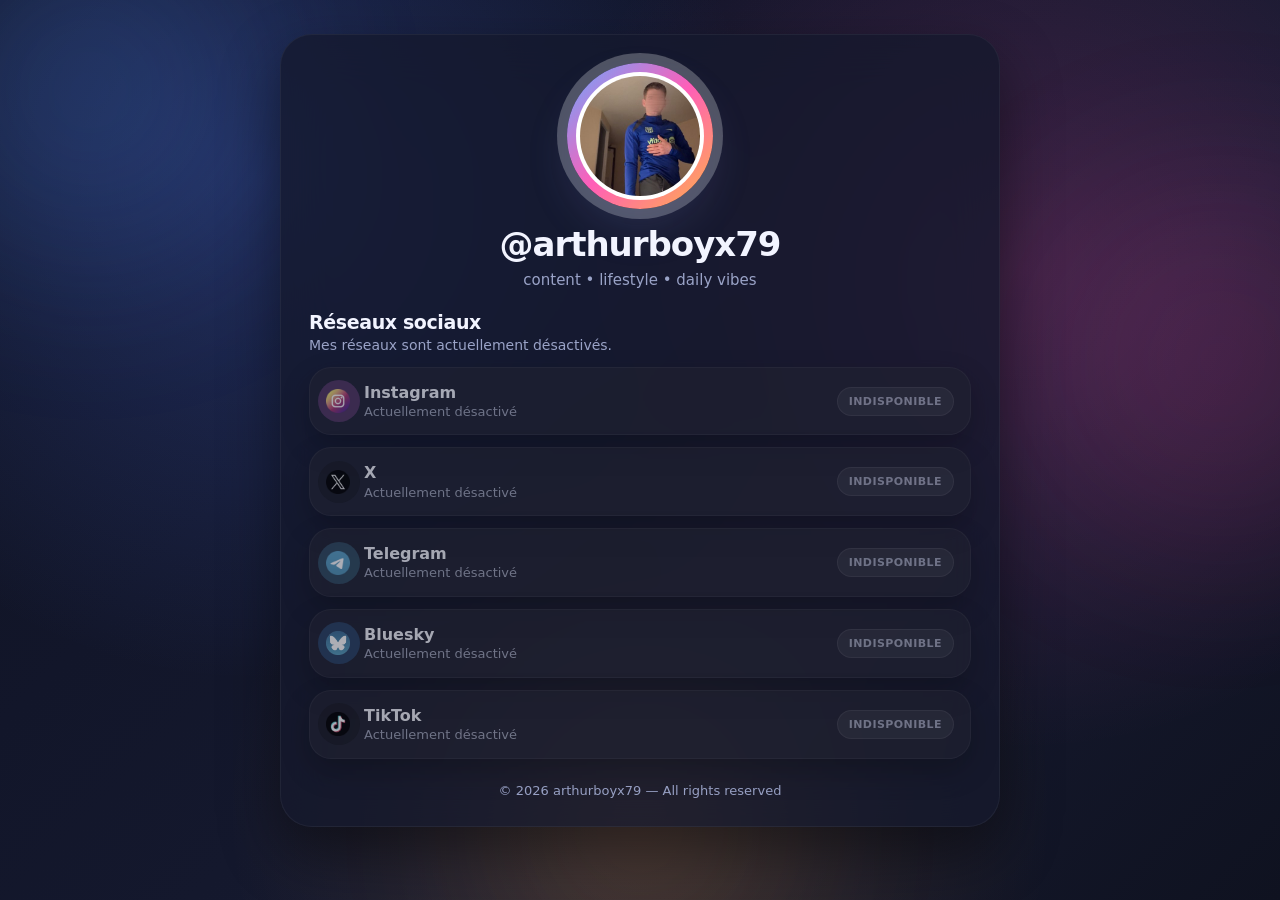
<file: index.html>
<!doctype html>
<html lang="fr">
<head>
  <meta charset="utf-8">
  <meta name="viewport" content="width=device-width, initial-scale=1">

  <title>arthurboyx79 — Réseaux sociaux</title>
  <meta
    name="description"
    content="Les réseaux sociaux de arthurboyx79 sont actuellement temporairement indisponibles."
  >

  <link rel="icon" href="img/profil.jpg">
  <link rel="stylesheet" href="styles.css">
  <style>
  /* Réseaux temporairement désactivés */

.disabled-link{
  cursor:not-allowed;
  opacity:0.65;
  filter:saturate(0.55);
}

.disabled-link::before{
  opacity:0.35;
}

.disabled-link:hover{
  transform:none;
  box-shadow:var(--shadow-md);
  border-color:rgba(255,255,255,0.06);
}

.disabled-link:hover::before{
  width:42px;
  height:42px;
}

.disabled-link:hover .link-icon{
  transform:none;
}

.disabled-status{
  flex-shrink:0;

  padding:7px 11px;

  border-radius:999px;

  background:rgba(255,255,255,0.07);
  border:1px solid rgba(255,255,255,0.08);

  color:var(--muted);

  font-size:11px;
  font-weight:700;
  text-transform:uppercase;
  letter-spacing:0.04em;
}

@media (max-width:480px){
  .disabled-status{
    font-size:9px;
    padding:6px 8px;
  }
}

</style>
</head>

<body>

  <!-- Fonds décoratifs -->
  <div class="bg bg-1"></div>
  <div class="bg bg-2"></div>
  <div class="bg bg-3"></div>

  <main class="page">

    <section class="profile-card">

      <!-- Profil -->
      <header class="hero">

        <div class="avatar-ring">
          <div class="avatar">
            <img
              src="img/profil.jpg"
              alt="Photo de profil de arthurboyx79"
            >
          </div>
        </div>

        <h1>@arthurboyx79</h1>

        <p class="tagline">
          content • lifestyle • daily vibes
        </p>

      </header>


      <!-- Message -->
      <section class="section">

        <div class="section-head">
          <h2>Réseaux sociaux</h2>
          <p>Mes réseaux sont actuellement désactivés.</p>
        </div>

        <div class="links">

          <!-- Instagram -->
          <div class="link-card disabled-link instagram">

            <span class="link-left">

              <img
                src="img/instagram.png"
                alt=""
                class="link-icon"
              >

              <span class="link-text">
                <strong>Instagram</strong>
                <small>Actuellement désactivé</small>
              </span>

            </span>

            <span class="disabled-status">
              Indisponible
            </span>

          </div>


          <!-- X -->
          <div class="link-card disabled-link xsocial">

            <span class="link-left">

              <img
                src="img/x.png"
                alt=""
                class="link-icon"
              >

              <span class="link-text">
                <strong>X</strong>
                <small>Actuellement désactivé</small>
              </span>

            </span>

            <span class="disabled-status">
              Indisponible
            </span>

          </div>


          <!-- Telegram -->
          <div class="link-card disabled-link telegram">

            <span class="link-left">

              <img
                src="img/telegram.png"
                alt=""
                class="link-icon"
              >

              <span class="link-text">
                <strong>Telegram</strong>
                <small>Actuellement désactivé</small>
              </span>

            </span>

            <span class="disabled-status">
              Indisponible
            </span>

          </div>


          <!-- Bluesky -->
          <div class="link-card disabled-link bluesky">

            <span class="link-left">

              <img
                src="img/bluesky.png"
                alt=""
                class="link-icon"
              >

              <span class="link-text">
                <strong>Bluesky</strong>
                <small>Actuellement désactivé</small>
              </span>

            </span>

            <span class="disabled-status">
              Indisponible
            </span>

          </div>


          <!-- TikTok -->
          <div class="link-card disabled-link xsocial">

            <span class="link-left">

              <img
                src="img/tiktok.png"
                alt=""
                class="link-icon"
              >

              <span class="link-text">
                <strong>TikTok</strong>
                <small>Actuellement désactivé</small>
              </span>

            </span>

            <span class="disabled-status">
              Indisponible
            </span>

          </div>

        </div>

      </section>


      <!-- Footer -->
      <footer class="footer">
        © <span id="year"></span> arthurboyx79 — All rights reserved
      </footer>

    </section>

  </main>


  <script>
    document.getElementById("year").textContent =
      new Date().getFullYear();
  </script>

</body>
</html>
</file>
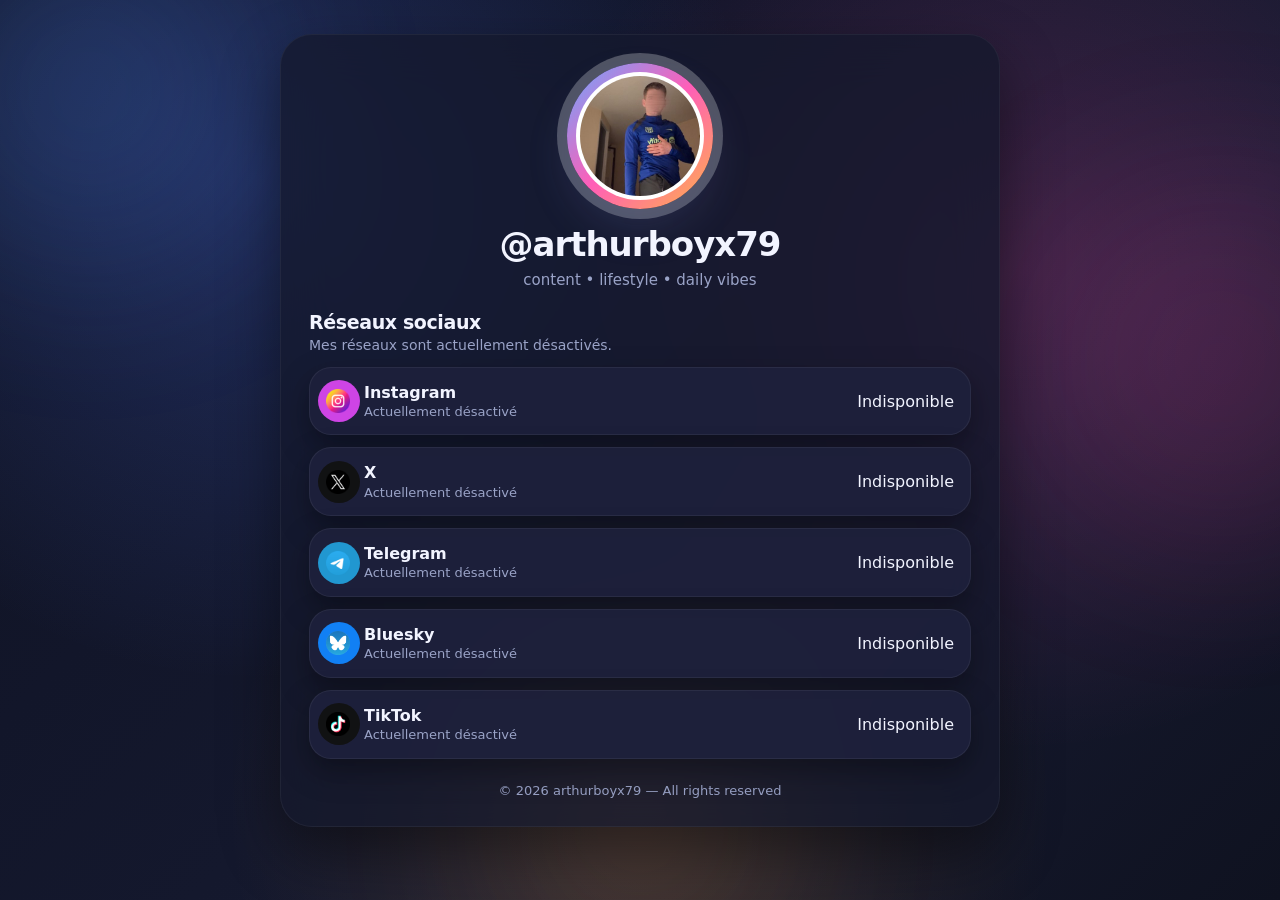
<file: indexoff.html>
<!doctype html>
<html lang="fr">
<head>
  <meta charset="utf-8">
  <meta name="viewport" content="width=device-width, initial-scale=1">

  <title>arthurboyx79 — Réseaux sociaux</title>
  <meta
    name="description"
    content="Les réseaux sociaux de arthurboyx79 sont actuellement temporairement indisponibles."
  >

  <link rel="icon" href="img/profil.jpg">
  <link rel="stylesheet" href="styles.css">
</head>

<body>

  <!-- Fonds décoratifs -->
  <div class="bg bg-1"></div>
  <div class="bg bg-2"></div>
  <div class="bg bg-3"></div>

  <main class="page">

    <section class="profile-card">

      <!-- Profil -->
      <header class="hero">

        <div class="avatar-ring">
          <div class="avatar">
            <img
              src="img/profil.jpg"
              alt="Photo de profil de arthurboyx79"
            >
          </div>
        </div>

        <h1>@arthurboyx79</h1>

        <p class="tagline">
          content • lifestyle • daily vibes
        </p>

      </header>


      <!-- Message -->
      <section class="section">

        <div class="section-head">
          <h2>Réseaux sociaux</h2>
          <p>Mes réseaux sont actuellement désactivés.</p>
        </div>

        <div class="links">

          <!-- Instagram -->
          <div class="link-card disabled-link instagram">

            <span class="link-left">

              <img
                src="img/instagram.png"
                alt=""
                class="link-icon"
              >

              <span class="link-text">
                <strong>Instagram</strong>
                <small>Actuellement désactivé</small>
              </span>

            </span>

            <span class="disabled-status">
              Indisponible
            </span>

          </div>


          <!-- X -->
          <div class="link-card disabled-link xsocial">

            <span class="link-left">

              <img
                src="img/x.png"
                alt=""
                class="link-icon"
              >

              <span class="link-text">
                <strong>X</strong>
                <small>Actuellement désactivé</small>
              </span>

            </span>

            <span class="disabled-status">
              Indisponible
            </span>

          </div>


          <!-- Telegram -->
          <div class="link-card disabled-link telegram">

            <span class="link-left">

              <img
                src="img/telegram.png"
                alt=""
                class="link-icon"
              >

              <span class="link-text">
                <strong>Telegram</strong>
                <small>Actuellement désactivé</small>
              </span>

            </span>

            <span class="disabled-status">
              Indisponible
            </span>

          </div>


          <!-- Bluesky -->
          <div class="link-card disabled-link bluesky">

            <span class="link-left">

              <img
                src="img/bluesky.png"
                alt=""
                class="link-icon"
              >

              <span class="link-text">
                <strong>Bluesky</strong>
                <small>Actuellement désactivé</small>
              </span>

            </span>

            <span class="disabled-status">
              Indisponible
            </span>

          </div>


          <!-- TikTok -->
          <div class="link-card disabled-link xsocial">

            <span class="link-left">

              <img
                src="img/tiktok.png"
                alt=""
                class="link-icon"
              >

              <span class="link-text">
                <strong>TikTok</strong>
                <small>Actuellement désactivé</small>
              </span>

            </span>

            <span class="disabled-status">
              Indisponible
            </span>

          </div>

        </div>

      </section>


      <!-- Footer -->
      <footer class="footer">
        © <span id="year"></span> arthurboyx79 — All rights reserved
      </footer>

    </section>

  </main>


  <script>
    document.getElementById("year").textContent =
      new Date().getFullYear();
  </script>

</body>
</html>
</file>
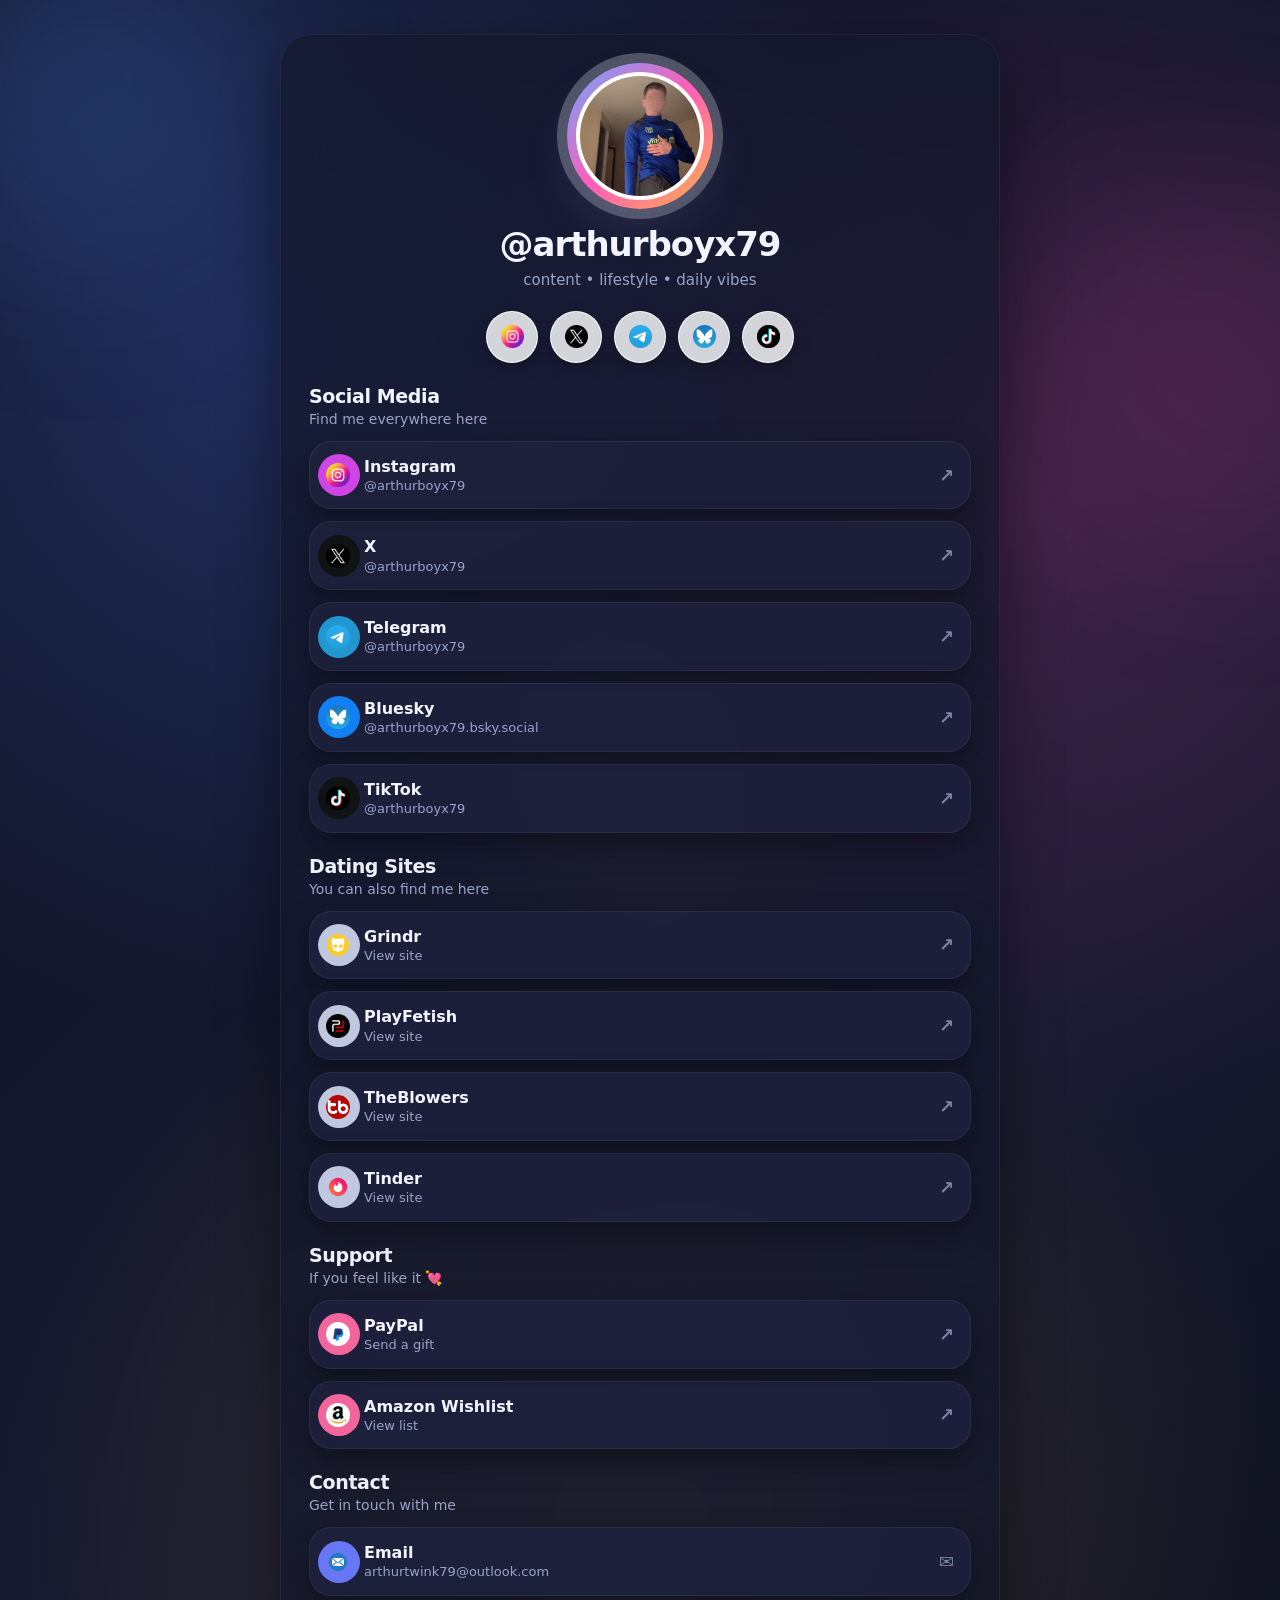
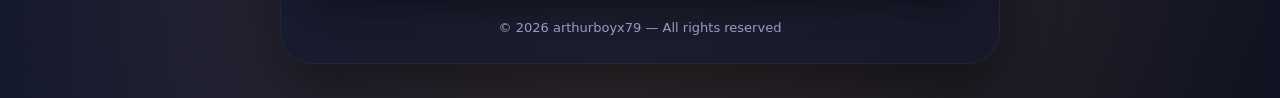
<file: indexon.html>
<!doctype html>
<html lang="en">
<head>
  <meta charset="utf-8" />
  <meta name="viewport" content="width=device-width, initial-scale=1" />

  <title>arthurboyx79 — My Links</title>
  <meta name="description" content="All official links of arthurboyx79: social media, contact and support.">

  <meta property="og:title" content="arthurboyx79 — My Links">
  <meta property="og:description" content="Find all my links in one place.">
  <meta property="og:image" content="img/profil.jpg">

  <link rel="icon" href="img/profil.jpg">
  <link rel="stylesheet" href="styles.css">
</head>
<body>
  <div class="bg bg-1"></div>
  <div class="bg bg-2"></div>
  <div class="bg bg-3"></div>

  <main class="page">
    <section class="profile-card">
      <header class="hero">
        <div class="avatar-ring">
          <div class="avatar">
            <img src="img/profil.jpg" alt="Profile picture of arthurboyx79">
          </div>
        </div>

        <h1>@arthurboyx79</h1>
        <p class="tagline">content • lifestyle • daily vibes</p>
      </header>

      <nav class="top-socials" aria-label="Main social media">
        <a href="https://www.instagram.com/arthurboyx79" target="_blank" rel="noopener noreferrer" class="mini-social instagram" aria-label="Instagram">
          <img src="img/instagram.png" alt="">
        </a>

        <a href="https://x.com/arthurboyx79" target="_blank" rel="noopener noreferrer" class="mini-social xsocial" aria-label="X">
          <img src="img/x.png" alt="">
        </a>

        <a href="https://t.me/arthurboyx79" target="_blank" rel="noopener noreferrer" class="mini-social telegram" aria-label="Telegram">
          <img src="img/telegram.png" alt="">
        </a>

        <a href="https://bsky.app/profile/arthurboyx79.bsky.social" target="_blank" rel="noopener noreferrer" class="mini-social bluesky" aria-label="Bluesky">
          <img src="img/bluesky.png" alt="">
        </a>
        <a href="https://www.tiktok.com/@arthurboyx79" target="_blank" rel="noopener noreferrer" class="mini-social tiktok" aria-label="TikTok">
          <img src="img/tiktok.png" alt="">
        </a>
        <!--<a href="https://snapchat.com/add/arthurboyx79" target="_blank" rel="noopener noreferrer" class="mini-social snapchat" aria-label="Snapchat">
          <img src="img/snapchat.png" alt="">-->
        </a>
      </nav>

      <section class="section">
        <div class="section-head">
          <h2>Social Media</h2>
          <p>Find me everywhere here</p>
        </div>

        <div class="links">
          <a href="https://www.instagram.com/arthurboyx79" target="_blank" rel="noopener noreferrer" class="link-card instagram">
            <span class="link-left">
              <img src="img/instagram.png" alt="" class="link-icon">
              <span class="link-text">
                <strong>Instagram</strong>
                <small>@arthurboyx79</small>
              </span>
            </span>
            <span class="arrow">↗</span>
          </a>

          <a href="https://x.com/arthurboyx79" target="_blank" rel="noopener noreferrer" class="link-card xsocial">
            <span class="link-left">
              <img src="img/x.png" alt="" class="link-icon">
              <span class="link-text">
                <strong>X</strong>
                <small>@arthurboyx79</small>
              </span>
            </span>
            <span class="arrow">↗</span>
          </a>

          <a href="https://t.me/arthurboyx79" target="_blank" rel="noopener noreferrer" class="link-card telegram">
            <span class="link-left">
              <img src="img/telegram.png" alt="" class="link-icon">
              <span class="link-text">
                <strong>Telegram</strong>
                <small>@arthurboyx79</small>
              </span>
            </span>
            <span class="arrow">↗</span>
          </a>

          <a href="https://bsky.app/profile/arthurboyx79.bsky.social" target="_blank" rel="noopener noreferrer" class="link-card bluesky">
            <span class="link-left">
              <img src="img/bluesky.png" alt="" class="link-icon">
              <span class="link-text">
                <strong>Bluesky</strong>
                <small>@arthurboyx79.bsky.social</small>
              </span>
            </span>
            <span class="arrow">↗</span>
          </a>

          <a href="https://www.tiktok.com/@arthurboyx79" target="_blank" rel="noopener noreferrer" class="link-card xsocial">
            <span class="link-left">
              <img src="img/tiktok.png" alt="" class="link-icon">
              <span class="link-text">
                <strong>TikTok</strong>
                <small>@arthurboyx79</small>
              </span>
            </span>
            <span class="arrow">↗</span>
          </a>
          
          <!--<a href="https://snapchat.com/add/arthurboyx79" target="_blank" rel="noopener noreferrer" class="link-card snapchat">
            <span class="link-left">
              <img src="img/snapchat.png" alt="" class="link-icon">
              <span class="link-text">
                <strong>Snapchat</strong>
                <small>@arthurboyx79</small>
              </span>
            </span>
            <span class="arrow">↗</span>
          </a>-->
        </div>
      </section>

      <section class="section">
        <div class="section-head">
          <h2>Dating Sites</h2>
          <p>You can also find me here</p>
        </div>

        <div class="links">
          <a href="https://www.grindr.com/" target="_blank" class="link-card neutral">
            <span class="link-left">
              <img src="img/grindr.png" class="link-icon">
              <span class="link-text">
                <strong>Grindr</strong>
                <small>View site</small>
              </span>
            </span>
            <span class="arrow">↗</span>
          </a>

          <a href="https://www.playfetish.com/" target="_blank" class="link-card neutral">
            <span class="link-left">
              <img src="img/playfetish.png" class="link-icon">
              <span class="link-text">
                <strong>PlayFetish</strong>
                <small>View site</small>
              </span>
            </span>
            <span class="arrow">↗</span>
          </a>

          <a href="https://www.theblowers.com/" target="_blank" class="link-card neutral">
            <span class="link-left">
              <img src="img/theblowers.png" class="link-icon">
              <span class="link-text">
                <strong>TheBlowers</strong>
                <small>View site</small>
              </span>
            </span>
            <span class="arrow">↗</span>
          </a>

          <a href="https://www.tinder.com/" target="_blank" class="link-card neutral">
            <span class="link-left">
              <img src="img/tinder.png" class="link-icon">
              <span class="link-text">
                <strong>Tinder</strong>
                <small>View site</small>
              </span>
            </span>
            <span class="arrow">↗</span>
          </a>
        </div>
      </section>

      <section class="section">
        <div class="section-head">
          <h2>Support</h2>
          <p>If you feel like it 💘</p>
        </div>

        <div class="links">
          <a href="https://www.paypal.me/andyjourdain" target="_blank" class="link-card support">
            <span class="link-left">
              <img src="img/paypal.png" class="link-icon">
              <span class="link-text">
                <strong>PayPal</strong>
                <small>Send a gift</small>
              </span>
            </span>
            <span class="arrow">↗</span>
          </a>

          <a href="https://www.amazon.fr/hz/wishlist/ls/3U5GY24KE7KVD" target="_blank" class="link-card support">
            <span class="link-left">
              <img src="img/amazon.png" class="link-icon">
              <span class="link-text">
                <strong>Amazon Wishlist</strong>
                <small>View list</small>
              </span>
            </span>
            <span class="arrow">↗</span>
          </a>
        </div>
      </section>

      <section class="section">
        <div class="section-head">
          <h2>Contact</h2>
          <p>Get in touch with me</p>
        </div>

        <div class="links">
          <a href="mailto:arthurtwink79@outlook.com" class="link-card contact">
            <span class="link-left">
              <img src="img/mail.png" class="link-icon">
              <span class="link-text">
                <strong>Email</strong>
                <small>arthurtwink79@outlook.com</small>
              </span>
            </span>
            <span class="arrow">✉</span>
          </a>
        </div>
      </section>

      <footer class="footer">
        © <span id="year"></span> arthurboyx79 — All rights reserved
      </footer>
    </section>
  </main>

  <script>
    document.getElementById("year").textContent = new Date().getFullYear();
  </script>
</body>
</html>
</file>
<file: styles.css>
:root{

  --radius-xl:32px;
  --radius-lg:22px;
  --radius-md:18px;
  --radius-pill:999px;

  --wrap:720px;
  --avatar:128px;
  --icon:24px;

  --bg-1:#0f1220;
  --bg-2:#12162a;
  --bg-3:#161a30;
  --bg-4:#0f1220;

  --surface:rgba(30,34,60,0.65);
  --surface-strong:rgba(35,40,70,0.85);
  --border:rgba(255,255,255,0.06);

  --text:#f2f4ff;
  --muted:#9aa3c7;

  --shadow-lg:0 25px 60px rgba(0,0,0,0.45);
  --shadow-md:0 12px 30px rgba(0,0,0,0.35);
  --shadow-sm:0 6px 16px rgba(0,0,0,0.25);
}

/* Reset */
*,
*::before,
*::after{
  box-sizing:border-box;
}

html{
  scroll-behavior:smooth;
}

body{
  margin:0;
  min-height:100vh;
  font-family:Inter,system-ui,-apple-system,"Segoe UI",Roboto,Arial,sans-serif;
  color:var(--text);

  background:
    radial-gradient(circle at 20% 20%, rgba(80,120,255,0.25), transparent 40%),
    radial-gradient(circle at 80% 30%, rgba(255,80,180,0.18), transparent 40%),
    radial-gradient(circle at 50% 90%, rgba(255,170,70,0.15), transparent 40%),
    linear-gradient(135deg, var(--bg-1), var(--bg-2), var(--bg-3), var(--bg-4));

  overflow-x:hidden;
}

/* Fonds décoratifs */
.bg{
  position:fixed;
  border-radius:50%;
  filter:blur(90px);
  pointer-events:none;
  z-index:0;
  opacity:.55;
}

.bg-1{
  width:340px;
  height:340px;
  top:-80px;
  left:-80px;
  background:rgba(81,145,255,0.35);
}

.bg-2{
  width:360px;
  height:360px;
  top:180px;
  right:-120px;
  background:rgba(255,78,171,0.24);
}

.bg-3{
  width:300px;
  height:300px;
  bottom:-80px;
  left:50%;
  transform:translateX(-50%);
  background:rgba(255,170,70,0.22);
}

/* Layout */
.page{
  position:relative;
  z-index:1;
  width:100%;
  padding:34px 18px;
}

.profile-card{
  background:rgba(20,24,45,0.75);
  border:1px solid rgba(255,255,255,0.05);
  max-width:var(--wrap);
  margin:0 auto;
  border-radius:var(--radius-xl);
  box-shadow:var(--shadow-lg);
  backdrop-filter:blur(24px);
  -webkit-backdrop-filter:blur(24px);
  padding:28px;
}

/* Header */
.hero{
  text-align:center;
  margin-bottom:22px;
}

.avatar-ring{
  width:calc(var(--avatar) + 18px);
  height:calc(var(--avatar) + 18px);
  margin:0 auto 18px;
  border-radius:50%;
  display:grid;
  place-items:center;
  background:linear-gradient(135deg, #6aa8ff, #ff5eb8, #ffb347);
  box-shadow:
    0 20px 40px rgba(112,124,187,0.18),
    0 0 0 10px rgba(255,255,255,0.25);
}

.avatar{
  width:var(--avatar);
  height:var(--avatar);
  border-radius:50%;
  overflow:hidden;
  border:4px solid rgba(255,255,255,0.85);
  background:#fff;
}

.avatar img{
  width:100%;
  height:100%;
  object-fit:cover;
  display:block;
}

h1{
  margin:0 0 8px;
  font-size:34px;
  line-height:1.05;
  font-weight:900;
  letter-spacing:-0.03em;
}

.tagline{
  margin:0;
  font-size:15px;
  color:var(--muted);
  font-weight:500;
}

/* Mini réseaux */
.top-socials{
  display:flex;
  justify-content:center;
  flex-wrap:wrap;
  gap:12px;
  margin:20px 0 10px;
}

.mini-social{
  width:52px;
  height:52px;
  border-radius:50%;
  display:grid;
  place-items:center;
  background:rgba(255,255,255,0.82);
  border:1px solid rgba(255,255,255,0.9);
  box-shadow:var(--shadow-sm);
  transition:transform .18s ease, box-shadow .18s ease, background .18s ease;
  text-decoration:none;
}

.mini-social:hover{
  transform:translateY(-3px) scale(1.04);
  box-shadow:0 14px 28px rgba(54,73,125,0.16);
  background:rgba(255,255,255,0.96);
}

.mini-social img{
  width:23px;
  height:23px;
  object-fit:contain;
  display:block;
}

/* Sections */
.section{
  margin-top:22px;
}

.section-head{
  margin-bottom:14px;
}

.section-head h2{
  margin:0 0 4px;
  font-size:19px;
  font-weight:800;
  letter-spacing:-0.02em;
}

.section-head p{
  margin:0;
  color:var(--muted);
  font-size:14px;
}

.links{
  display:grid;
  gap:12px;
}

/* Cartes liens */
.link-card{
  --accent:#c9d1e7;

  position:relative;
  overflow:hidden;
  isolation:isolate;

  width:100%;
  display:flex;
  align-items:center;
  justify-content:space-between;
  gap:14px;

  text-decoration:none;
  color:var(--text);

  background:rgba(30,34,60,0.9);
  border:1px solid rgba(255,255,255,0.06);

  border-radius:var(--radius-lg);
  padding:15px 16px;

  box-shadow:var(--shadow-md);

  transition:
    transform .20s ease,
    box-shadow .20s ease,
    border-color .20s ease,
    background .20s ease;
}

.link-card::before{
  content:"";
  position:absolute;
  left:8px;
  top:50%;
  transform:translateY(-50%);
  width:42px;
  height:42px;
  border-radius:999px;
  background:var(--accent);
  transition:
    width .28s ease,
    height .28s ease,
    left .28s ease,
    opacity .28s ease;
  z-index:0;
  opacity:0.95;
}

.link-card > *{
  position:relative;
  z-index:1;
}

.link-card:hover{
  box-shadow:0 0 25px rgba(120,140,255,0.25);
  transform:translateY(-3px) scale(1.055);
  border-color:rgba(255,255,255,1);
}

.link-card:hover::before{
  width:250px;
  height:50px;
}

.link-card:focus-visible{
  outline:2px solid rgba(66,110,255,0.55);
  outline-offset:3px;
}

.link-left{
  display:flex;
  align-items:center;
  gap:14px;
  min-width:0;
}

.link-icon{
  width:var(--icon);
  height:var(--icon);
  object-fit:contain;
  flex-shrink:0;
  display:block;
  transition:transform .22s ease;
}

.link-card:hover .link-icon{
  transform:scale(1.06);
}

.link-text{
  display:flex;
  flex-direction:column;
  align-items:flex-start;
  min-width:0;
}

.link-text strong{
  font-size:16px;
  line-height:1.2;
}

.link-text small{
  margin-top:2px;
  color:var(--muted);
  font-size:13px;
  line-height:1.2;
  white-space:nowrap;
  overflow:hidden;
  text-overflow:ellipsis;
  max-width:100%;
}

.arrow{
  flex-shrink:0;
  font-size:18px;
  font-weight:700;
  color:#7b84a2;
  transition:transform .22s ease, color .22s ease;
}

.link-card:hover .arrow{
  transform:translateX(3px);
  color:#5b6483;
}

/* Couleurs */
.instagram{ --accent:#d946ef; }
.xsocial{ --accent:#111111; }
.telegram{ --accent:#229ED9; }
.bluesky{ --accent:#1185fe; }
.snapchat{ --accent:#f5d800; }
.support{ --accent:#ff6aa2; }
.contact{ --accent:#6d7cff; }
.neutral{ --accent:#c9d1e7; }

/* Footer */
.footer{
  margin-top:24px;
  text-align:center;
  color:var(--muted);
  font-size:13px;
}

/* Mobile */
@media (max-width:640px){
  :root{
    --avatar:112px;
    --icon:22px;
    --radius-xl:26px;
    --radius-lg:18px;
  }

  .page{
    padding:18px 12px;
  }

  .profile-card{
    padding:20px 16px;
  }

  h1{
    font-size:28px;
  }

  .mini-social{
    width:48px;
    height:48px;
  }

  .mini-social img{
    width:21px;
    height:21px;
  }

  .link-text strong{
    font-size:15px;
  }

  .link-text small{
    font-size:12px;
  }

  .arrow{
    font-size:16px;
  }
}
</file>
